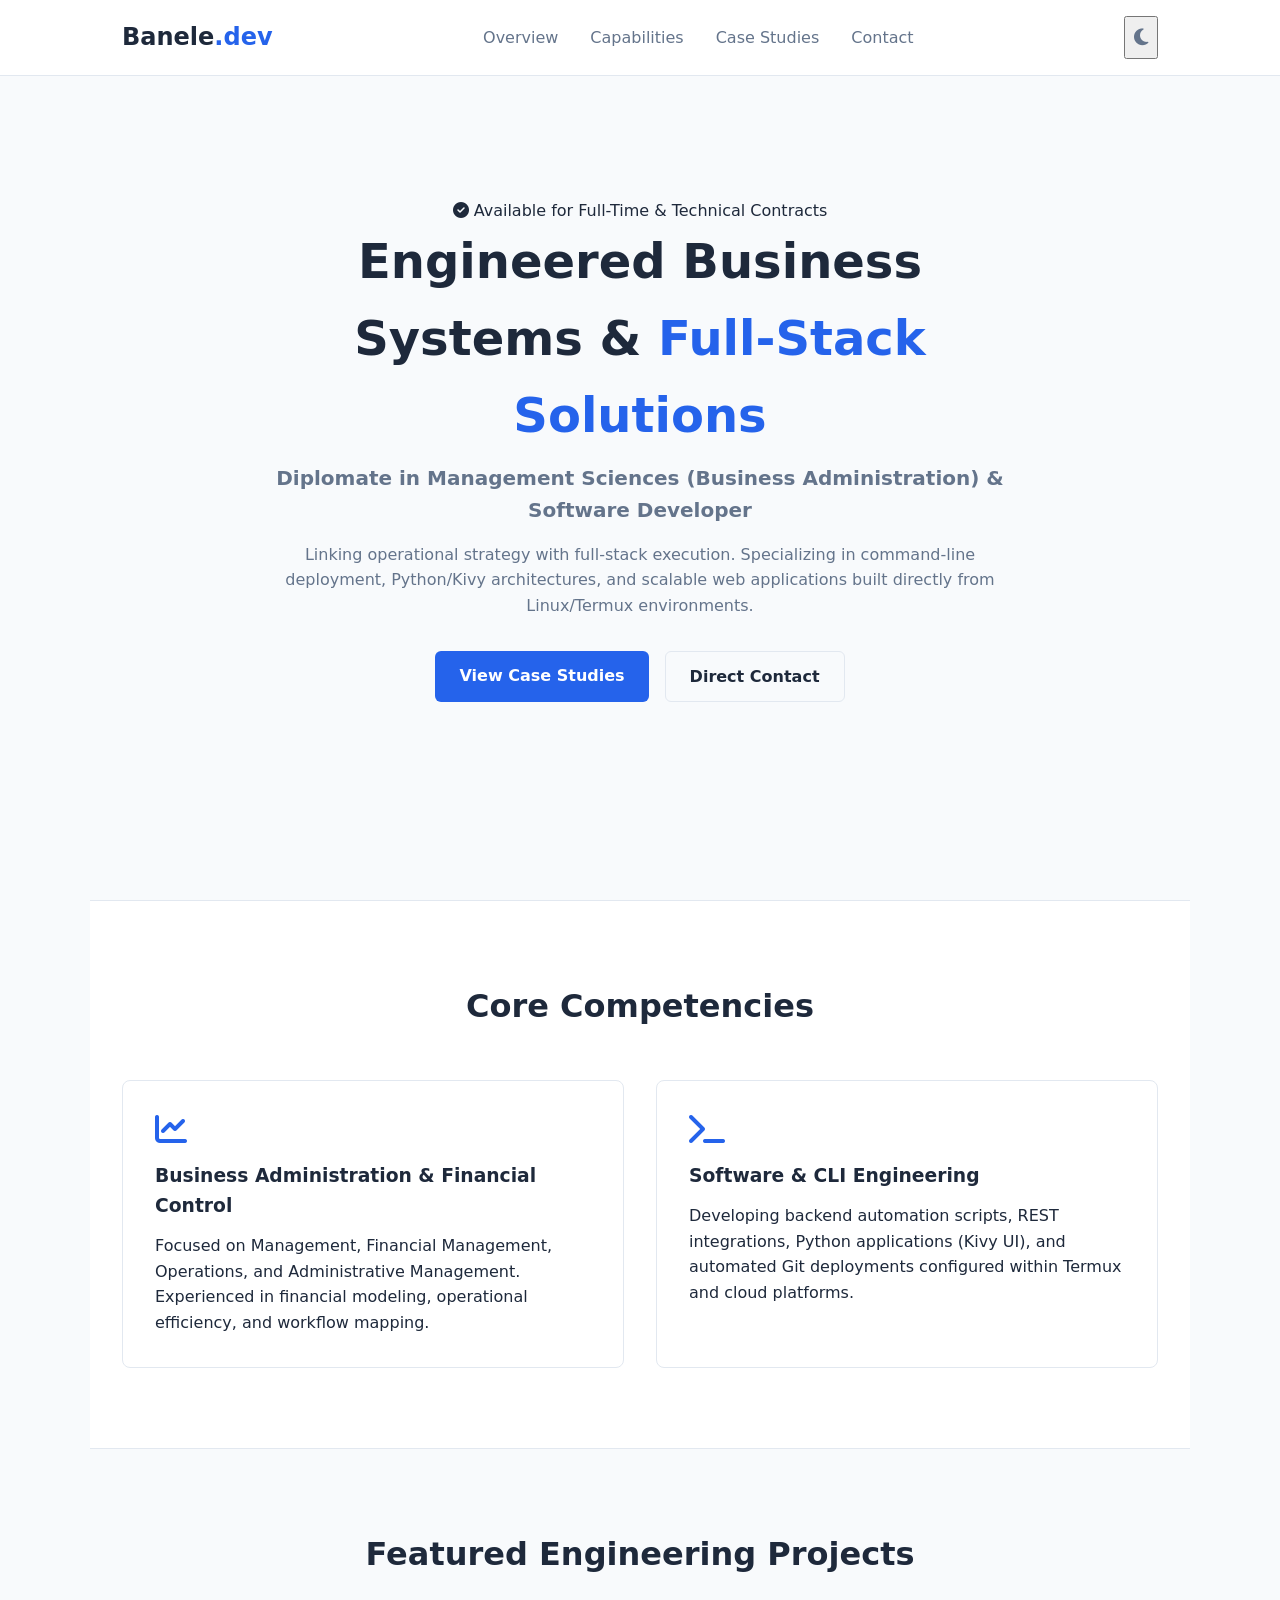
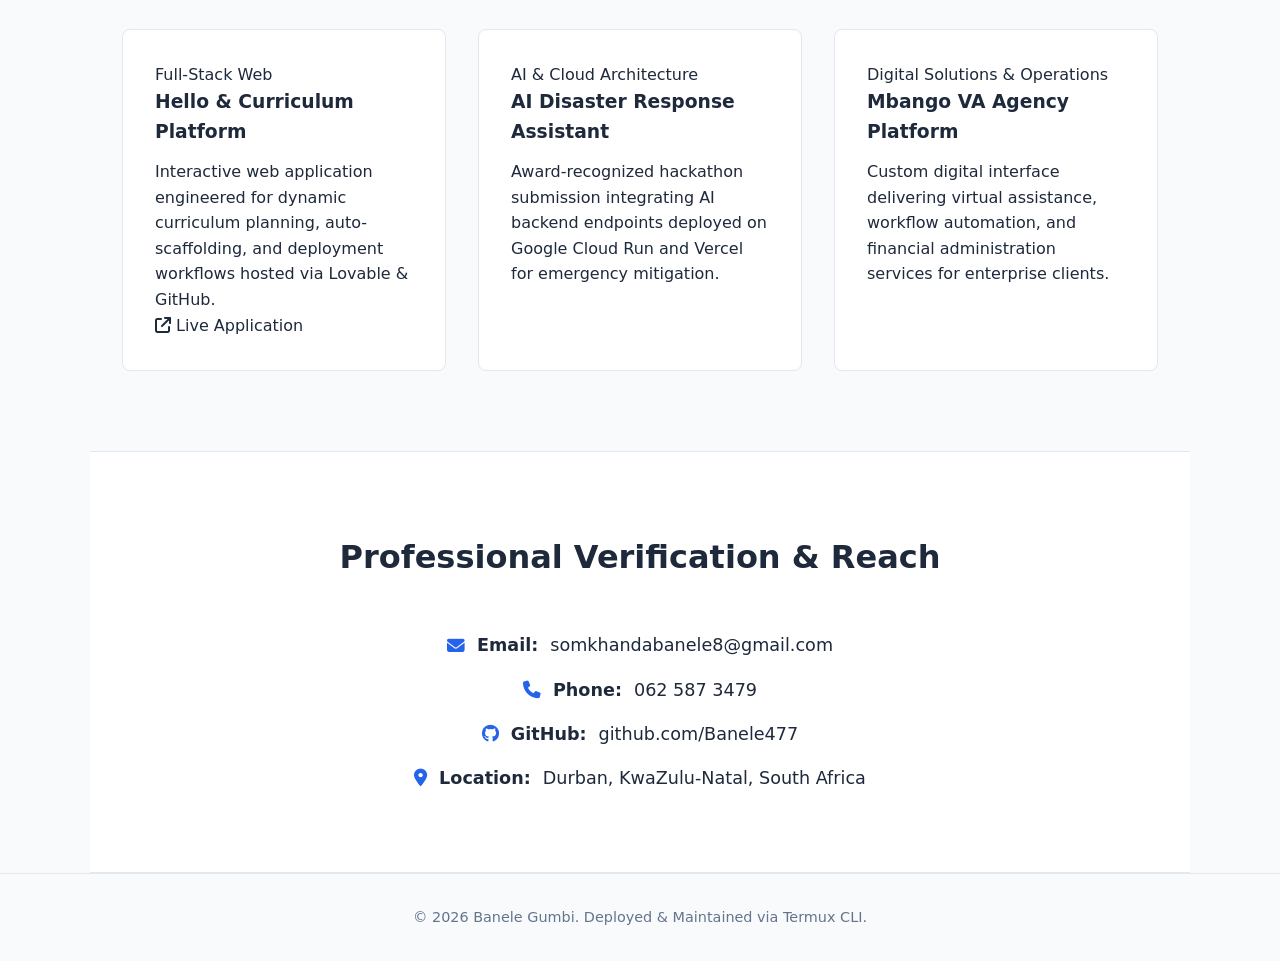
<file: index.html>
<!DOCTYPE html>
<html lang="en">
<head>
    <meta charset="UTF-8">
    <meta name="viewport" content="googlec872cccd59953659">
    <title>Banele Gumbi | Business Administration & Software Systems Specialist</title>
    
    <!-- Google Search Console Verification -->
    <meta name="google-site-verification" content="googlec872cccd59953659" />
    
    <!-- SEO & Metadata -->
    <meta name="description" content="googlec872cccd59953659">
    <meta name="keywords" content="googlec872cccd59953659">
    <meta name="author" content="googlec872cccd59953659">
    <link rel="canonical" href="https://banele477.github.io/portfolio/" />

    <!-- Open Graph / Social Media -->
    <meta property="og:title" content="googlec872cccd59953659">
    <meta property="og:description" content="googlec872cccd59953659">
    <meta property="og:url" content="googlec872cccd59953659">
    <meta property="og:type" content="googlec872cccd59953659">

    <!-- Stylesheets & Fonts -->
    <link rel="stylesheet" href="style.css">
    <link rel="stylesheet" href="https://cdnjs.cloudflare.com/ajax/libs/font-awesome/6.4.0/css/all.min.css" integrity="sha512-iecdLmaskl7CVkqkXNQ/ZH/XLlvWZOJyj7Yy7tcenmpD1ypASozpmT/E0iPtmFIB46ZmdtAc9eNBvH0H/ZpiBw==" crossorigin="anonymous" referrerpolicy="no-referrer" />

    <!-- Structured Data (Schema Markup for Search Engine Crawlers) -->
    <script type="application/ld+json">
    {
      "@context": "https://schema.org",
      "@type": "Person",
      "name": "Banele Gumbi",
      "jobTitle": "Software Developer & Business Systems Specialist",
      "url": "https://banele477.github.io/portfolio/",
      "sameAs": [
        "https://github.com/Banele477"
      ],
      "alumniOf": {
        "@type": "CollegeOrUniversity",
        "name": "Durban University of Technology"
      },
      "address": {
        "@type": "PostalAddress",
        "addressLocality": "Durban",
        "addressRegion": "KwaZulu-Natal",
        "addressCountry": "South Africa"
      }
    }
    </script>
</head>
<body>
    <!-- Skip Navigation Link for Accessibility (Screen Readers / Keyboard Users) -->
    <a href="#main-content" class="skip-link">Skip to main content</a>

    <header role="banner">
        <div class="nav-container">
            <a href="#" class="logo" aria-label="Banele Gumbi Home Page">Banele<span>.dev</span></a>
            <nav role="navigation" aria-label="Main Navigation">
                <ul class="nav-links">
                    <li><a href="#about">Overview</a></li>
                    <li><a href="#capabilities">Capabilities</a></li>
                    <li><a href="#projects">Case Studies</a></li>
                    <li><a href="#contact">Contact</a></li>
                </ul>
            </nav>
            <button class="theme-toggle" id="themeToggle" aria-label="Toggle light and dark mode">
                <i class="fa-solid fa-moon" aria-hidden="true"></i>
            </button>
        </div>
    </header>

    <main id="main-content" role="main">
        <!-- Hero Section -->
        <section class="hero" aria-labelledby="hero-title">
            <div class="hero-content">
                <div class="status-badge" role="status">
                    <i class="fa-solid fa-circle-check" aria-hidden="true"></i> Available for Full-Time & Technical Contracts
                </div>
                <h1 id="hero-title">Engineered Business Systems & <span class="highlight">Full-Stack Solutions</span></h1>
                <p class="tagline">Diplomate in Management Sciences (Business Administration) & Software Developer</p>
                <p class="bio">Linking operational strategy with full-stack execution. Specializing in command-line deployment, Python/Kivy architectures, and scalable web applications built directly from Linux/Termux environments.</p>
                <div class="hero-btns">
                    <a href="#projects" class="btn primary-btn">View Case Studies</a>
                    <a href="#contact" class="btn secondary-btn">Direct Contact</a>
                </div>
            </div>
        </section>

        <!-- Capabilities Section -->
        <section id="capabilities" class="section bg-alt" aria-labelledby="capabilities-title">
            <h2 id="capabilities-title" class="section-title">Core Competencies</h2>
            <div class="about-grid">
                <article class="about-card">
                    <i class="fa-solid fa-chart-line" aria-hidden="true"></i>
                    <h3>Business Administration & Financial Control</h3>
                    <p>Focused on Management, Financial Management, Operations, and Administrative Management. Experienced in financial modeling, operational efficiency, and workflow mapping.</p>
                </article>
                <article class="about-card">
                    <i class="fa-solid fa-terminal" aria-hidden="true"></i>
                    <h3>Software & CLI Engineering</h3>
                    <p>Developing backend automation scripts, REST integrations, Python applications (Kivy UI), and automated Git deployments configured within Termux and cloud platforms.</p>
                </article>
            </div>
        </section>

        <!-- Projects Section -->
        <section id="projects" class="section" aria-labelledby="projects-title">
            <h2 id="projects-title" class="section-title">Featured Engineering Projects</h2>
            <div class="projects-grid">
                <article class="project-card">
                    <span class="project-tag">Full-Stack Web</span>
                    <h3>Hello & Curriculum Platform</h3>
                    <p>Interactive web application engineered for dynamic curriculum planning, auto-scaffolding, and deployment workflows hosted via Lovable & GitHub.</p>
                    <div class="project-links">
                        <a href="https://hello-and-curriculum.lovable.app" target="_blank" rel="noopener noreferrer" aria-label="Visit Hello & Curriculum Platform (Opens in a new tab)">
                            <i class="fa-solid fa-arrow-up-right-from-square" aria-hidden="true"></i> Live Application
                        </a>
                    </div>
                </article>
                <article class="project-card">
                    <span class="project-tag">AI & Cloud Architecture</span>
                    <h3>AI Disaster Response Assistant</h3>
                    <p>Award-recognized hackathon submission integrating AI backend endpoints deployed on Google Cloud Run and Vercel for emergency mitigation.</p>
                </article>
                <article class="project-card">
                    <span class="project-tag">Digital Solutions & Operations</span>
                    <h3>Mbango VA Agency Platform</h3>
                    <p>Custom digital interface delivering virtual assistance, workflow automation, and financial administration services for enterprise clients.</p>
                </article>
            </div>
        </section>

        <!-- Contact Section -->
        <section id="contact" class="section bg-alt" aria-labelledby="contact-title">
            <h2 id="contact-title" class="section-title">Professional Verification & Reach</h2>
            <div class="contact-info">
                <p><i class="fa-solid fa-envelope" aria-hidden="true"></i> <strong>Email:</strong> <a href="mailto:somkhandabanele8@gmail.com">somkhandabanele8@gmail.com</a></p>
                <p><i class="fa-solid fa-phone" aria-hidden="true"></i> <strong>Phone:</strong> <a href="tel:+27625873479">062 587 3479</a></p>
                <p><i class="fa-brands fa-github" aria-hidden="true"></i> <strong>GitHub:</strong> <a href="https://github.com/Banele477" target="_blank" rel="noopener noreferrer">github.com/Banele477</a></p>
                <p><i class="fa-solid fa-location-dot" aria-hidden="true"></i> <strong>Location:</strong> Durban, KwaZulu-Natal, South Africa</p>
            </div>
        </section>
    </main>

    <footer role="contentinfo">
        <p>&copy; 2026 Banele Gumbi. Deployed & Maintained via Termux CLI.</p>
    </footer>

    <script src="script.js"></script>
</body>
</html>
</file>
<file: style.css>
/* ==================== CSS VARIABLES (CUSTOMIZABLE) ==================== */
:root {
    --bg-color: #f8fafc;
    --card-bg: #ffffff;
    --text-color: #1e293b;
    --text-muted: #64748b;
    --primary-color: #2563eb;
    --primary-hover: #1d4ed8;
    --accent-color: #3b82f6;
    --border-color: #e2e8f0;
    --transition: all 0.3s ease;
}

[data-theme="dark"] {
    --bg-color: #0f172a;
    --card-bg: #1e293b;
    --text-color: #f8fafc;
    --text-muted: #94a3b8;
    --primary-color: #3b82f6;
    --primary-hover: #60a5fa;
    --border-color: #334155;
}

/* ==================== GLOBAL STYLES ==================== */
* {
    margin: 0;
    padding: 0;
    box-sizing: border-box;
    font-family: 'Segoe UI', system-ui, -apple-system, sans-serif;
}

body {
    background-color: var(--bg-color);
    color: var(--text-color);
    line-height: 1.6;
    transition: var(--transition);
}

a {
    text-decoration: none;
    color: inherit;
}

/* ==================== HEADER & NAVBAR ==================== */
header {
    position: fixed;
    top: 0;
    left: 0;
    width: 100%;
    background-color: var(--card-bg);
    border-bottom: 1px solid var(--border-color);
    z-index: 1000;
}

.nav-container {
    max-width: 1100px;
    margin: 0 auto;
    padding: 1rem 2rem;
    display: flex;
    justify-content: space-between;
    align-items: center;
}

.logo {
    font-size: 1.5rem;
    font-weight: bold;
}

.logo span {
    color: var(--primary-color);
}

.nav-links {
    list-style: none;
    display: flex;
    gap: 2rem;
}

.nav-links a {
    font-weight: 500;
    color: var(--text-muted);
    transition: var(--transition);
}

.nav-links a:hover {
    color: var(--primary-color);
}

.theme-toggle {
    cursor: pointer;
    font-size: 1.2rem;
    padding: 0.5rem;
    color: var(--text-muted);
}

/* ==================== HERO SECTION ==================== */
.hero {
    min-height: 100vh;
    display: flex;
    align-items: center;
    justify-content: center;
    text-align: center;
    padding: 0 1rem;
    max-width: 800px;
    margin: 0 auto;
}

.hero h1 {
    font-size: 3rem;
    margin-bottom: 0.5rem;
}

.highlight {
    color: var(--primary-color);
}

.tagline {
    font-size: 1.25rem;
    font-weight: 600;
    color: var(--text-muted);
    margin-bottom: 1rem;
}

.bio {
    font-size: 1rem;
    color: var(--text-muted);
    margin-bottom: 2rem;
}

.hero-btns {
    display: flex;
    gap: 1rem;
    justify-content: center;
}

.btn {
    padding: 0.75rem 1.5rem;
    border-radius: 6px;
    font-weight: 600;
    transition: var(--transition);
}

.primary-btn {
    background-color: var(--primary-color);
    color: #fff;
}

.primary-btn:hover {
    background-color: var(--primary-hover);
}

.secondary-btn {
    border: 1px solid var(--border-color);
    color: var(--text-color);
}

.secondary-btn:hover {
    border-color: var(--primary-color);
}

/* ==================== SECTIONS ==================== */
.section {
    padding: 5rem 2rem;
    max-width: 1100px;
    margin: 0 auto;
}

.bg-alt {
    background-color: var(--card-bg);
    border-top: 1px solid var(--border-color);
    border-bottom: 1px solid var(--border-color);
}

.section-title {
    text-align: center;
    font-size: 2rem;
    margin-bottom: 3rem;
}

/* ==================== ABOUT & CARDS ==================== */
.about-grid, .projects-grid {
    display: grid;
    grid-template-columns: repeat(auto-fit, minmax(300px, 1fr));
    gap: 2rem;
}

.about-card, .project-card {
    background-color: var(--card-bg);
    border: 1px solid var(--border-color);
    padding: 2rem;
    border-radius: 8px;
    transition: var(--transition);
}

.about-card i {
    font-size: 2rem;
    color: var(--primary-color);
    margin-bottom: 1rem;
}

.about-card h3, .project-card h3 {
    margin-bottom: 0.75rem;
}

.project-card:hover, .about-card:hover {
    transform: translateY(-5px);
    box-shadow: 0 10px 20px rgba(0,0,0,0.05);
}

/* ==================== SKILLS ==================== */
.skills-container {
    display: flex;
    flex-wrap: wrap;
    gap: 1rem;
    justify-content: center;
}

.skill-tag {
    background-color: var(--bg-color);
    border: 1px solid var(--border-color);
    padding: 0.5rem 1rem;
    border-radius: 20px;
    font-weight: 500;
}

/* ==================== CONTACT ==================== */
.contact-text {
    text-align: center;
    color: var(--text-muted);
    margin-bottom: 2rem;
}

.contact-info {
    display: flex;
    flex-direction: column;
    align-items: center;
    gap: 1rem;
}

.contact-info p {
    font-size: 1.1rem;
    display: flex;
    align-items: center;
    gap: 0.75rem;
}

.contact-info i {
    color: var(--primary-color);
}

/* ==================== FOOTER ==================== */
footer {
    text-align: center;
    padding: 2rem;
    color: var(--text-muted);
    border-top: 1px solid var(--border-color);
    font-size: 0.9rem;
}

@media(max-width: 768px) {
    .nav-links { display: none; }
    .hero h1 { font-size: 2.2rem; }
}

/* Accessibility Additions */
.skip-link {
    position: absolute;
    top: -40px;
    left: 0;
    background: #2563eb;
    color: #ffffff;
    padding: 8px 16px;
    z-index: 100;
    transition: top 0.2s ease;
    font-weight: bold;
    text-decoration: none;
    border-radius: 0 0 4px 0;
}

.skip-link:focus {
    top: 0;
}

:focus-visible {
    outline: 3px solid #2563eb;
    outline-offset: 3px;
}
</file>
